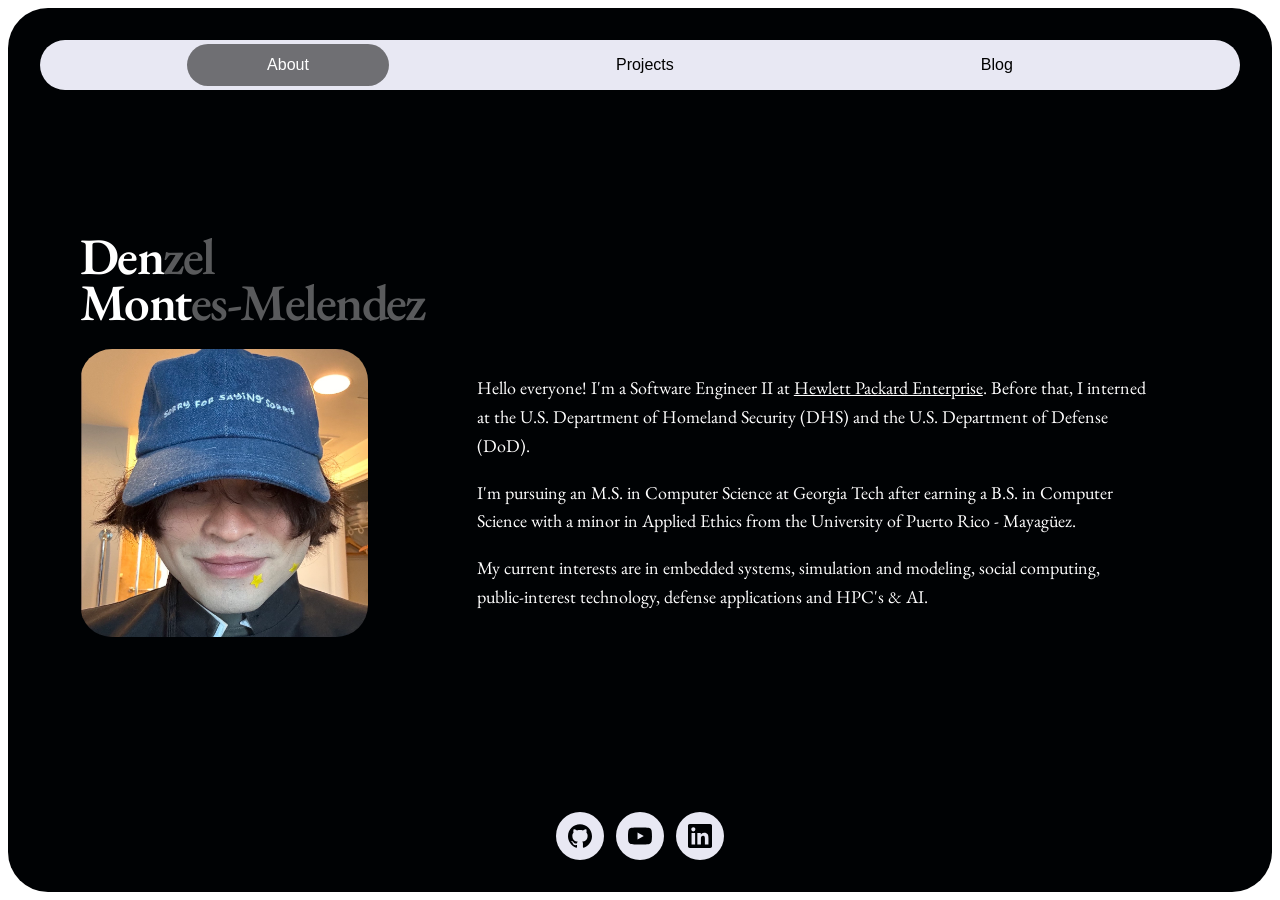
<file: index.html>
<!DOCTYPE html>
<html lang="en">

<head>
    <meta charset="UTF-8">
    <meta name="viewport" content="width=device-width, initial-scale=1">
    <title>Denzel Montes-Melendez</title>
    <link rel="icon" href="assets/icon.svg" type="image/svg+xml">
    <link rel="stylesheet" href="styles.css">
    <link rel="stylesheet" href="https://cdn.hugeicons.com/font/hgi-stroke-rounded.css">
    <script src="/components.js" defer></script>
</head>

<body>
    <div class="background">
        <site-header></site-header>

        <main class="page-content">
            <section class="about-layout">
                <div class="about-profile">
                    <h1 class="name">
                        <span class="name-line">Den<span class="name-muted">zel</span></span>
                        <span class="name-line">Mont<span class="name-muted">es-Melendez</span></span>
                    </h1>

                    <img class="profile-image" src="assets/images/profile.jpeg" alt="Portrait of Denzel Montes-Melendez">
                </div>

                <div class="about-copy">
                    <p>Hello everyone! I'm a Software Engineer II at <a href="https://www.hpe.com/us/en/about.html">Hewlett Packard Enterprise</a>. Before that, I interned at the U.S. Department of Homeland Security (DHS) and the U.S. Department of Defense (DoD).</p>
                    <p>I'm pursuing an M.S. in Computer Science at Georgia Tech after earning a B.S. in Computer Science with a minor in Applied Ethics from the University of Puerto Rico - Mayag&uuml;ez.</p>
                    <p>My current interests are in embedded systems, simulation and modeling, social computing, public-interest technology, defense applications and HPC's & AI.</p>
                </div>
            </section>
        </main>

        <site-footer></site-footer>
    </div>
</body>

</html>
</file>
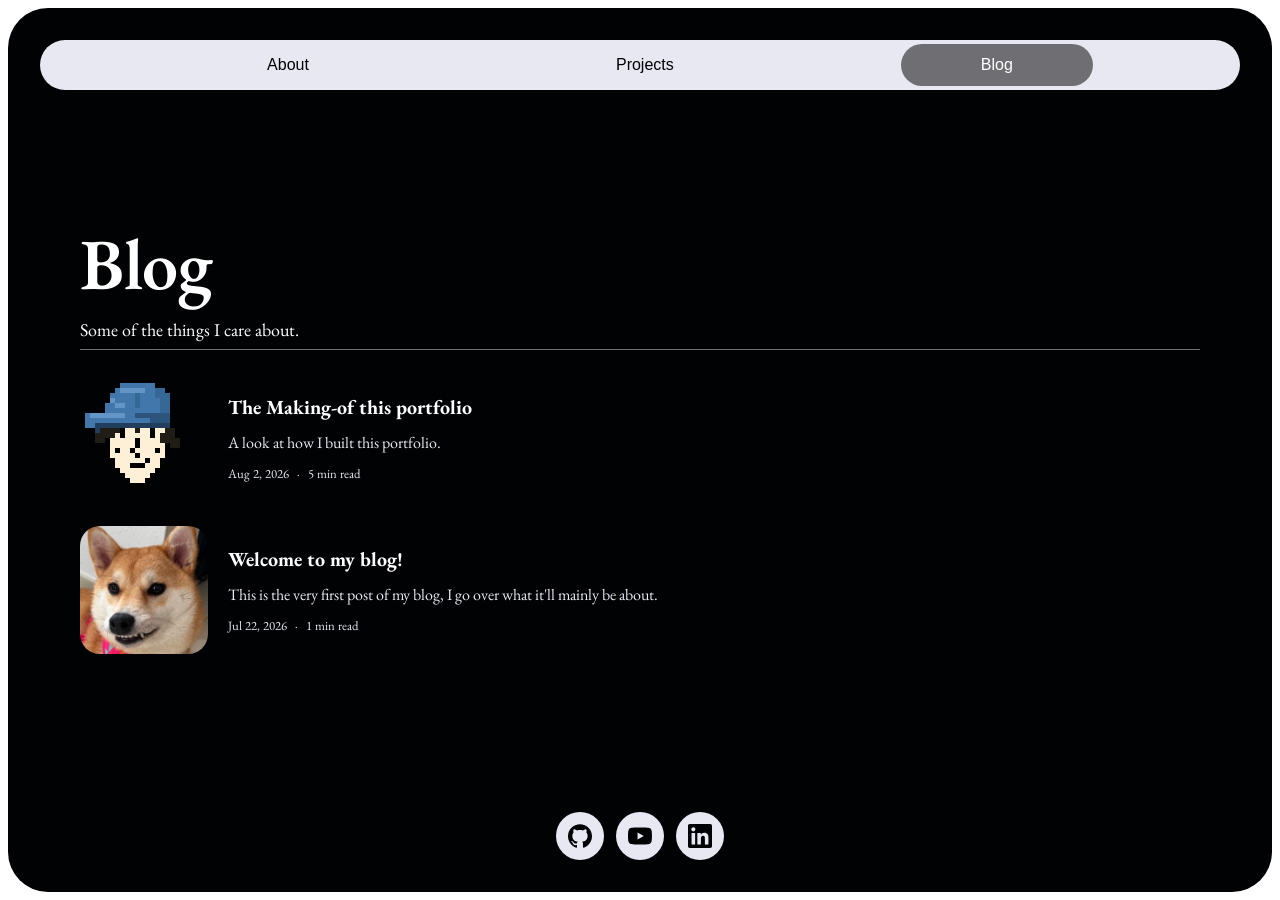
<file: blog/index.html>
<!DOCTYPE html>
<html lang="en">

<head>
    <meta charset="UTF-8">
    <meta name="viewport" content="width=device-width, initial-scale=1">
    <title>Blog | Denzel Montes-Melendez</title>
    <link rel="icon" href="../assets/icon.svg" type="image/svg+xml">
    <link rel="stylesheet" href="../styles.css">
    <link rel="stylesheet" href="https://cdn.hugeicons.com/font/hgi-stroke-rounded.css">
    <script src="/components.js" defer></script>
</head>

<body>
    <div class="background">
        <site-header></site-header>

        <main class="page-content">
            <section class="blog-page">
                <header class="blog-intro">
                    <h1>Blog</h1>
                    <p>Some of the things I care about.</p>
                </header>

                <div class="blog-list">
                    <a class="blog-entry" href="../posts/making-of-port/">
                        <img class="blog-entry-image" src="../assets/icon.svg"
                            alt="Pixel-art portrait of Denzel Montes-Melendez" width="120" height="120"
                            style="width: min(7.5rem, calc(100% - 0.5rem)); height: auto; image-rendering: pixelated;">

                        <div class="blog-entry-content">
                            <h2>The Making-of this portfolio</h2>
                            <p>A look at how I built this portfolio.</p>
                            <div class="blog-entry-meta">
                                <time datetime="2026-08-02">Aug 2, 2026</time>
                                <span>5 min read</span>
                            </div>
                        </div>
                    </a>

                    <a class="blog-entry" href="../posts/first-post/">
                        <img class="blog-entry-image" src="../posts/assets/first-post/thumbnail.jpg" alt="Jolyne, a Shiba Inu" width="1179" height="1469">

                        <div class="blog-entry-content">
                            <h2>Welcome to my blog!</h2>
                            <p>This is the very first post of my blog, I go over what it'll mainly be about.</p>
                            <div class="blog-entry-meta">
                                <time datetime="2026-07-22">Jul 22, 2026</time>
                                <span>1 min read</span>
                            </div>
                        </div>
                    </a>
                </div>
            </section>
        </main>

        <site-footer></site-footer>
    </div>
</body>

</html>
</file>
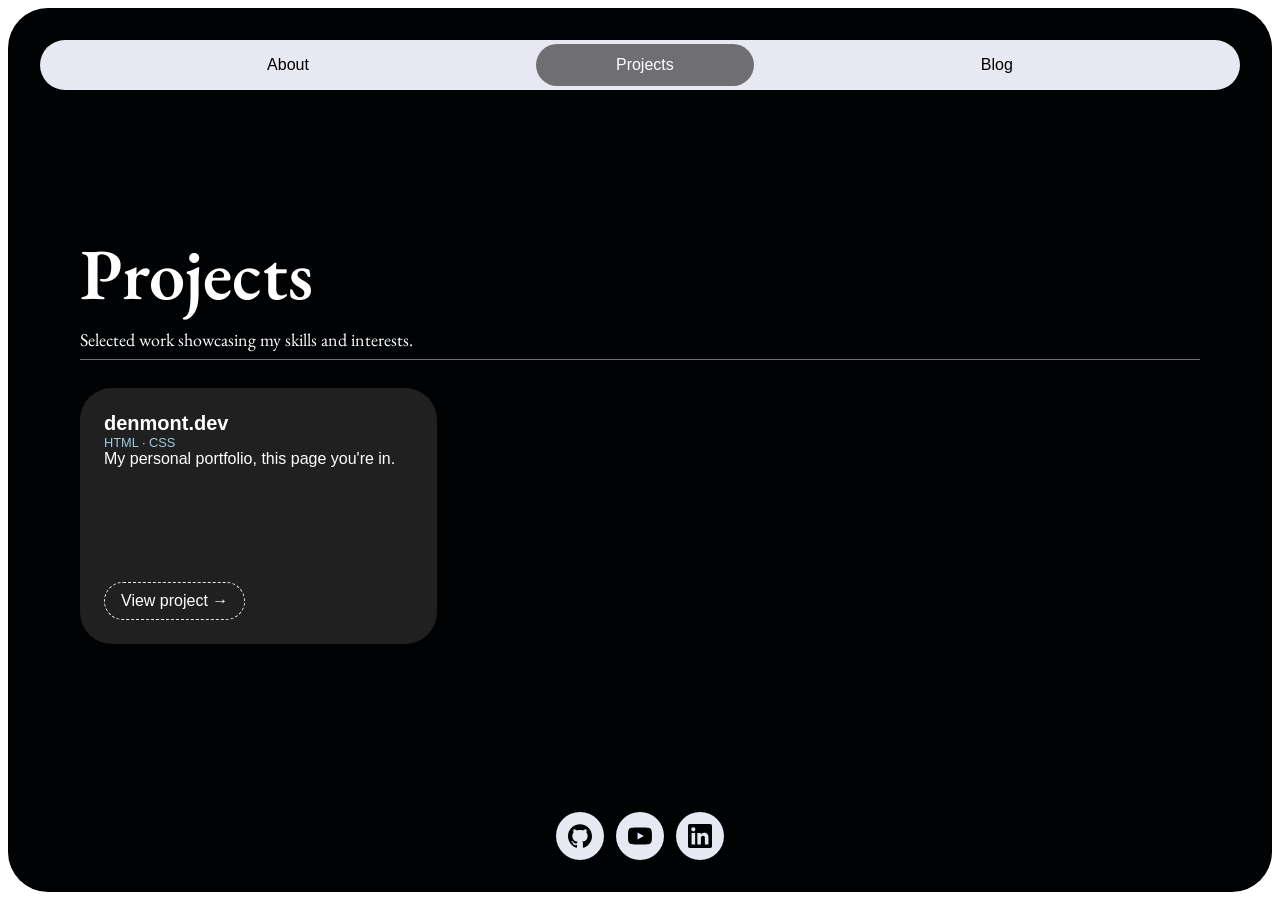
<file: projects/index.html>
<!DOCTYPE html>
<html lang="en">

<head>
    <meta charset="UTF-8">
    <meta name="viewport" content="width=device-width, initial-scale=1">
    <title>Projects | Denzel Montes-Melendez</title>
    <link rel="icon" href="../assets/icon.svg" type="image/svg+xml">
    <link rel="stylesheet" href="../styles.css">
    <link rel="stylesheet" href="https://cdn.hugeicons.com/font/hgi-stroke-rounded.css">
    <script src="/components.js" defer></script>
</head>

<body>
    <div class="background">
        <site-header></site-header>

        <main class="page-content">
            <section class="projects-page">
                <header class="projects-intro">
                    <h1>Projects</h1>
                    <p>Selected work showcasing my skills and interests.</p>
                </header>

                <div class="projects-grid">
                    <article class="project-card">
                        <h2>denmont.dev</h2>
                        <p class="project-tools">HTML · CSS</p>
                        <p class="project-summary">My personal portfolio, this page you're in.</p>
                        <a class="project-link" href="https://github.com/Den-Mont/denmont.dev">View project →</a>
                    </article>
                </div>
            </section>
        </main>

        <site-footer></site-footer>
    </div>
</body>

</html>
</file>
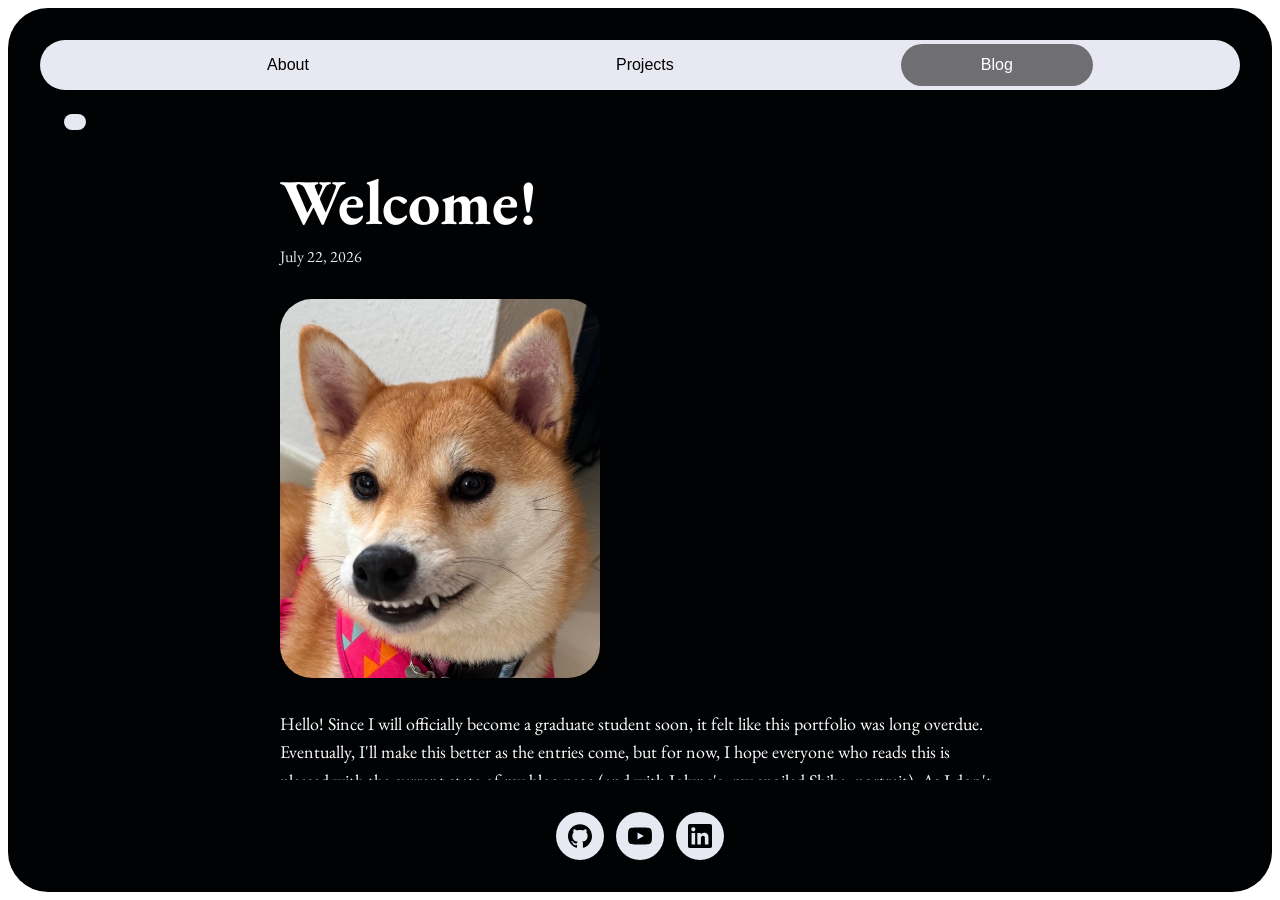
<file: posts/first-post/index.html>
<!DOCTYPE html>
<html lang="en">

<head>
    <meta charset="UTF-8">
    <meta name="viewport" content="width=device-width, initial-scale=1">
    <title>My First Post | Denzel Montes-Melendez</title>
    <link rel="icon" href="../../assets/icon.svg" type="image/svg+xml">
    <link rel="stylesheet" href="../../styles.css">
    <link rel="stylesheet" href="https://cdn.hugeicons.com/font/hgi-stroke-rounded.css">
    <script src="/components.js" defer></script>
</head>

<body>
    <div class="background post-layout">
        <site-header></site-header>

        <main class="page-content post-page">
            <a class="back-link" href="../../blog/" aria-label="Back to blog">
                <i class="hgi-stroke hgi-arrow-left-02" aria-hidden="true"></i>
            </a>

            <article class="post">
                <header class="post-header">
                    <h1>Welcome!</h1>
                    <time datetime="2026-07-22">July 22, 2026</time>
                </header>

                    <figure style="width: min(100%, 20rem); margin: 2rem 0;">
                        <img src="../assets/first-post/thumbnail.jpg"
                            alt="Jolyne, my spoiled Shiba Inu." width="320" height="399" loading="lazy"
                            decoding="async" style="display: block; width: 100%; height: auto; border-radius: 2rem;">
                    </figure>

                    <p>Hello! Since I will officially become a graduate student soon, it felt like this portfolio was long overdue. Eventually, I'll make this better as the entries come, but for now, I hope everyone who reads this is pleased with the current state of my blog page (and with Jolyne's -my spoiled Shiba- portrait). As I don't want to waste too much time, let's, without further ado, answer the question:</p>
                    <p style="font-weight: bold;">What will this be about?</p>
                    <p>Welp, as I want this to serve as an online resume, I will, of course, write about the making of my projects (this portfolio included!), CS-related topics, the activities I might be involved in, and some thoughts on my tech-related interests that I find useful enough to write about.</p>
                    <p style="font-size: smaller;">Note: The views expressed here are my own and do not represent those of any past, present, or future employer.</p>
            </article>
        </main>

        <site-footer></site-footer>
    </div>
</body>

</html>
</file>
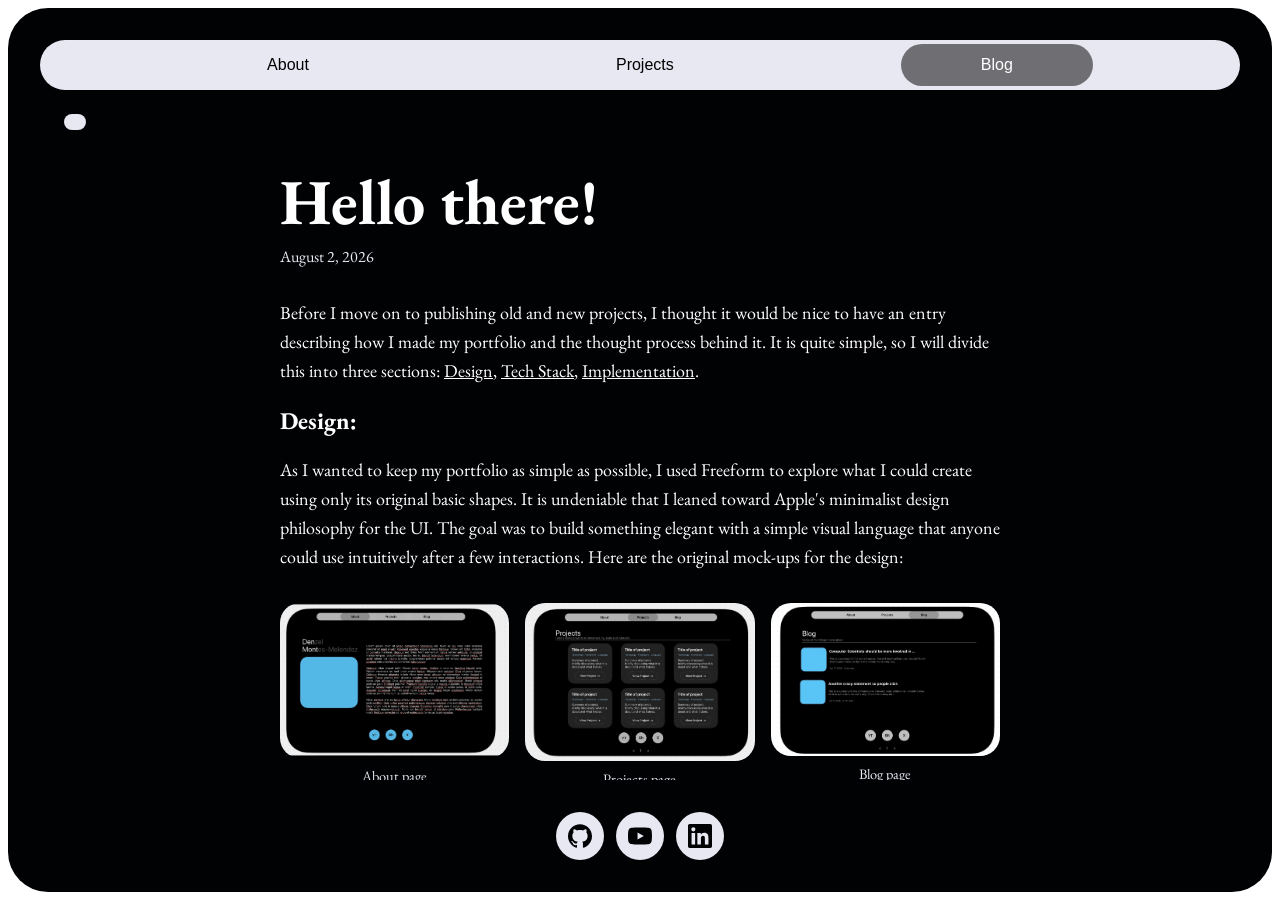
<file: posts/making-of-port/index.html>
<!DOCTYPE html>
<html lang="en">

<head>
    <meta charset="UTF-8">
    <meta name="viewport" content="width=device-width, initial-scale=1">
    <title>The making-of this portfolio | Denzel Montes-Melendez</title>
    <link rel="icon" href="../../assets/icon.svg" type="image/svg+xml">
    <link rel="stylesheet" href="../../styles.css">
    <link rel="stylesheet" href="https://cdn.hugeicons.com/font/hgi-stroke-rounded.css">
    <script src="/components.js" defer></script>
</head>

<body>
    <div class="background post-layout">
        <site-header></site-header>

        <main class="page-content post-page">
            <a class="back-link" href="../../blog/" aria-label="Back to blog">
                <i class="hgi-stroke hgi-arrow-left-02" aria-hidden="true"></i>
            </a>

            <article class="post">
                <header class="post-header">
                    <h1>Hello there!</h1>
                    <time datetime="2026-08-02">August 2, 2026</time>
                </header>

                <p>Before I move on to publishing old and new projects, I thought it would be nice to have an entry
                    describing how I made my portfolio and the thought process behind it. It is quite simple, so I will
                    divide this into three sections: <span style="text-decoration: underline;">Design</span>, <span
                        style="text-decoration: underline;">Tech Stack</span>, <span
                        style="text-decoration: underline;">Implementation</span>.</p>

                <h2>Design:</h2>
                <p>As I wanted to keep my portfolio as simple as possible, I used Freeform to explore what I could
                    create using only its original basic shapes. It is undeniable that I leaned toward Apple's
                    minimalist design philosophy for the UI. The goal was to build something elegant with a simple
                    visual language that anyone could use intuitively after a few interactions. Here are the original
                    mock-ups for the design:</p>

                <div class="post-mockups" aria-label="Original portfolio design mock-ups">
                    <figure>
                        <img src="../assets/making-of-port/about-mockup.jpg"
                            alt="Original mock-up of the portfolio About page" width="1179" height="793" loading="lazy"
                            decoding="async">
                        <figcaption>About page</figcaption>
                    </figure>

                    <figure>
                        <img src="../assets/making-of-port/projects-mockup.jpg"
                            alt="Original mock-up of the portfolio Projects page" width="1179" height="809"
                            loading="lazy" decoding="async">
                        <figcaption>Projects page</figcaption>
                    </figure>

                    <figure>
                        <img src="../assets/making-of-port/blog-mockup.jpg"
                            alt="Original mock-up of the portfolio Blog page" width="1179" height="784" loading="lazy"
                            decoding="async">
                        <figcaption>Blog page</figcaption>
                    </figure>
                </div>

                <p>Although they are very similar to the final version, the easiest difference to spot is the font. I
                    ultimately chose EB Garamond because I'm an avid reader and a long-time subscriber to <a
                        href="https://www.economist.com/">The Economist</a>.
                    It was the closest free-to-use font I could find to the one they use and it really makes the blog
                    entries and About section feel closer to reading an essay or magazine than a software portfolio. For
                    the icons, I used free versions that matched the looks I was going for on <a
                        href="https://hugeicons.com">Hugeicons</a>.</p>
                <p>Another, (slightly more difficult to spot) difference is the color palette I ended up using. My
                    intention with these was to maintain a set of neutral colors, with a few eye-catching ones where I
                    thought the contrast could make the content easier to read. Since the beginning I wanted to avoid
                    using vibrant colors or animations, and keep this static so the content could resonate best. For the
                    sake of making this easier to read, here they are:</p>
                </p>
                <ul class="color-list" aria-label="Portfolio color palette">
                    <li><span style="--swatch: #000204; --outline: #FFFDFB"
                            aria-hidden="true"></span><code>#000204</code> Primary background</li>
                    <li><span style="--swatch: #E8E8F3; --outline: #17170C"
                            aria-hidden="true"></span><code>#E8E8F3</code> Controls, secondary text, metadata, and
                        social buttons</li>
                    <li><span style="--swatch: #6F6F73; --outline: #90908C"
                            aria-hidden="true"></span><code>#6F6F73</code> Hover and selected-navigation states</li>
                    <li><span style="--swatch: #202020; --outline: #DFDFDF"
                            aria-hidden="true"></span><code>#202020</code> Project cards</li>
                    <li><span style="--swatch: #9ECAE1; --outline: #61351E"
                            aria-hidden="true"></span><code>#9ECAE1</code> Accent and keyboard focus color</li>
                    <li><span style="--swatch: #FFFFFF; --outline: #000000"
                            aria-hidden="true"></span><code>#FFFFFF</code> Primary text</li>
                    <li><span style="--swatch: #000000; --outline: #FFFFFF"
                            aria-hidden="true"></span><code>#000000</code> Dark text on light controls</li>
                </ul>

                <p>As a final thought, I'd like to explain that I chose to begin with this section because I believe
                    visuals in software matter. While functionality is important for obvious reasons, thoughtful design
                    is just as important. Software that is both functional and visually appealing is more likely to
                    resonate with its users and leave a lasting impression.</p>

                <h2>Tech Stack:</h2>
                <p>As I'm trying to save as much video-game money as possible, this begins with getting the
                    very simple domain you're in (props to Mr. Delimarsky for beating me to <a
                        href="https://den.dev">den.dev</a>) and hosting everything on Vercel (I know, though it is best
                    suited to what I need for this portfolio). The stack is plain HTML, CSS and JavaScript.</p>
                <p>Now, why go for a static HTML/CSS/JS portfolio and not make use of the many different frameworks out
                    there? It is quite simple actually: there is no need for one yet. Maybe if I keep the habit of
                    rambling in here I can change my mind and make this specific section dynamic, but for the moment,
                    this is all that's needed.</p>

                <h2>Implementation:</h2>
                <p>Though I really should add this to this project's README.md, heres the project's folder structure:
                </p>
                <pre aria-label="Project folder structure"><code>denmont.dev/
├── assets/
│   ├── images/
│   │   └── profile.jpeg
│   └── icon.svg
├── blog/
│   └── index.html
├── posts/
│   ├── assets/
│   │   ├── first-post/
│   │   │   └── thumbnail.jpg
│   │   └── making-of-port/
│   │       ├── about-mockup.jpg
│   │       ├── blog-mockup.jpg
│   │       └── projects-mockup.jpg
│   ├── first-post/
│   │   └── index.html
│   └── making-of-port/
│       └── index.html
├── projects/
│   └── index.html
├── components.js
├── index.html
├── styles.css
├── LICENSE
└── README.md</code></pre>

                <p>As you can see, this is a very simple static site that has it's assests (The images I use) under
                    /assets, and three home pages named index.html, one which is the default About me page, and one for
                    both the /blog and /projects sections under their folders. The blog entries are stored on /posts,
                    with it's respective assets under that folder.</p>

                <p>Among the few things worth mentioning are the components.js file, which contains the
                    navigation bar and footer as custom HTML elements, so I can reuse them on every page instead of
                    copying them around. It also checks the current URL to highlight the section you're in. On
                    styles.css I use CSS variables for the colors and
                    rounded corners and a mix of Flexbox and Grid to organize each page. A media query changes those
                    layouts once the screen gets small enough. The About page becomes a single column, the project
                    cards stack vertically, and the blog entries get smaller images. There is no separate mobile site
                    or JavaScript moving things around, it is still the same HTML responding to the available space.</p>

                <p>Finally, every section and blog entry has its own folder with an index.html file. This keeps the URLs
                    clean and makes adding a new post fairly simple: create its folder under /posts, place any images
                    under /posts/assets, and add the entry to the Blog page. There is no build step in between; once the
                    changes are pushed, Vercel serves the files as they are. That's really all there is to it.</p>
                <p style="font-size: smaller;">Note: The views expressed here are my own and do not represent those
                    of any past, present, or future employer.</p>
            </article>
        </main>

        <site-footer></site-footer>
    </div>
</body>

</html>
</file>
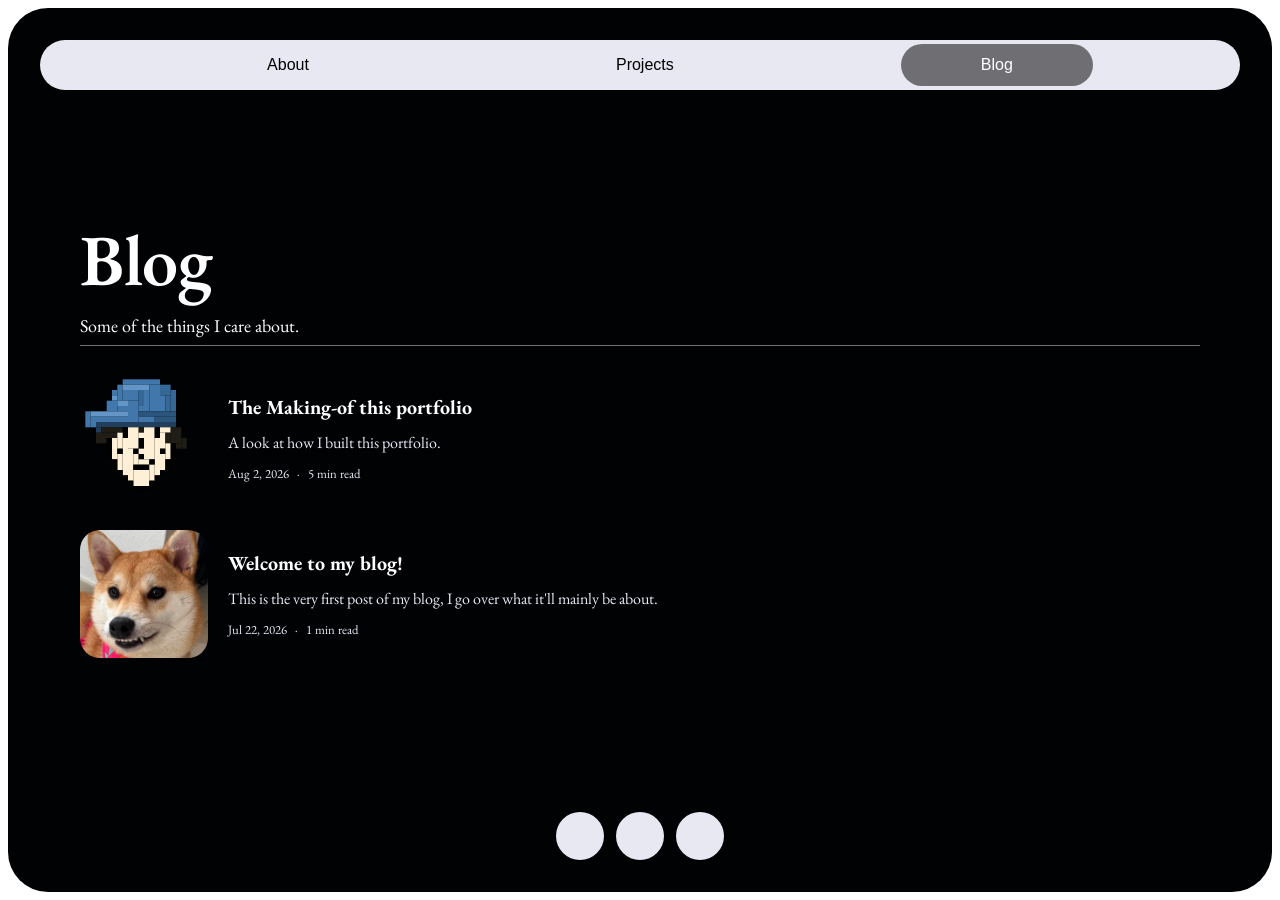
<file: blog.html>
<!DOCTYPE html>
<html lang="en">

<head>
    <meta charset="UTF-8">
    <meta name="viewport" content="width=device-width, initial-scale=1">
    <title>Blog | Denzel Montes-Melendez</title>
    <link rel="icon" href="assets/icon.svg" type="image/svg+xml">
    <link rel="stylesheet" href="styles.css">
    <link rel="stylesheet" href="https://cdn.hugeicons.com/font/hgi-stroke-rounded.css">
</head>

<body>
    <div class="background">
        <header>
            <nav class="navbar" aria-label="Primary navigation">
                <ul>
                    <li><a href="index.html">About</a></li>
                    <li><a href="projects.html">Projects</a></li>
                    <li><a href="blog.html" aria-current="page">Blog</a></li>
                </ul>
            </nav>
        </header>

        <main class="page-content">
            <section class="blog-page">
                <header class="blog-intro">
                    <h1>Blog</h1>
                    <p>Some of the things I care about.</p>
                </header>

                <div class="blog-list">
                    <a class="blog-entry" href="posts/making-of-port/">
                        <img class="blog-entry-image" src="assets/icon.svg" alt="Pixel-art portrait of Denzel Montes-Melendez" width="24" height="24">

                        <div class="blog-entry-content">
                            <h2>The Making-of this portfolio</h2>
                            <p>A look at how I built this portfolio.</p>
                            <div class="blog-entry-meta">
                                <time datetime="2026-08-02">Aug 2, 2026</time>
                                <span>5 min read</span>
                            </div>
                        </div>
                    </a>

                    <a class="blog-entry" href="posts/first-post/">
                        <img class="blog-entry-image" src="posts/assets/first-post/thumbnail.jpg" alt="Jolyne, a Shiba Inu" width="1179" height="1469">

                        <div class="blog-entry-content">
                            <h2>Welcome to my blog!</h2>
                            <p>This is the very first post of my blog, I go over what it'll mainly be about.</p>
                            <div class="blog-entry-meta">
                                <time datetime="2026-07-22">Jul 22, 2026</time>
                                <span>1 min read</span>
                            </div>
                        </div>
                    </a>
                </div>
            </section>
        </main>

        <footer>
            <nav class="social-navbar" aria-label="Social media links">
                <a href="https://github.com/Den-Mont" aria-label="GitHub">
                    <i class="hgi-stroke hgi-github-01" aria-hidden="true"></i>
                </a>
                <a href="https://www.youtube.com/" aria-label="YouTube">
                    <i class="hgi-stroke hgi-youtube" aria-hidden="true"></i>
                </a>
                <a href="https://www.linkedin.com/" aria-label="LinkedIn">
                    <i class="hgi-stroke hgi-linkedin-01" aria-hidden="true"></i>
                </a>
            </nav>
        </footer>
    </div>
</body>

</html>
</file>
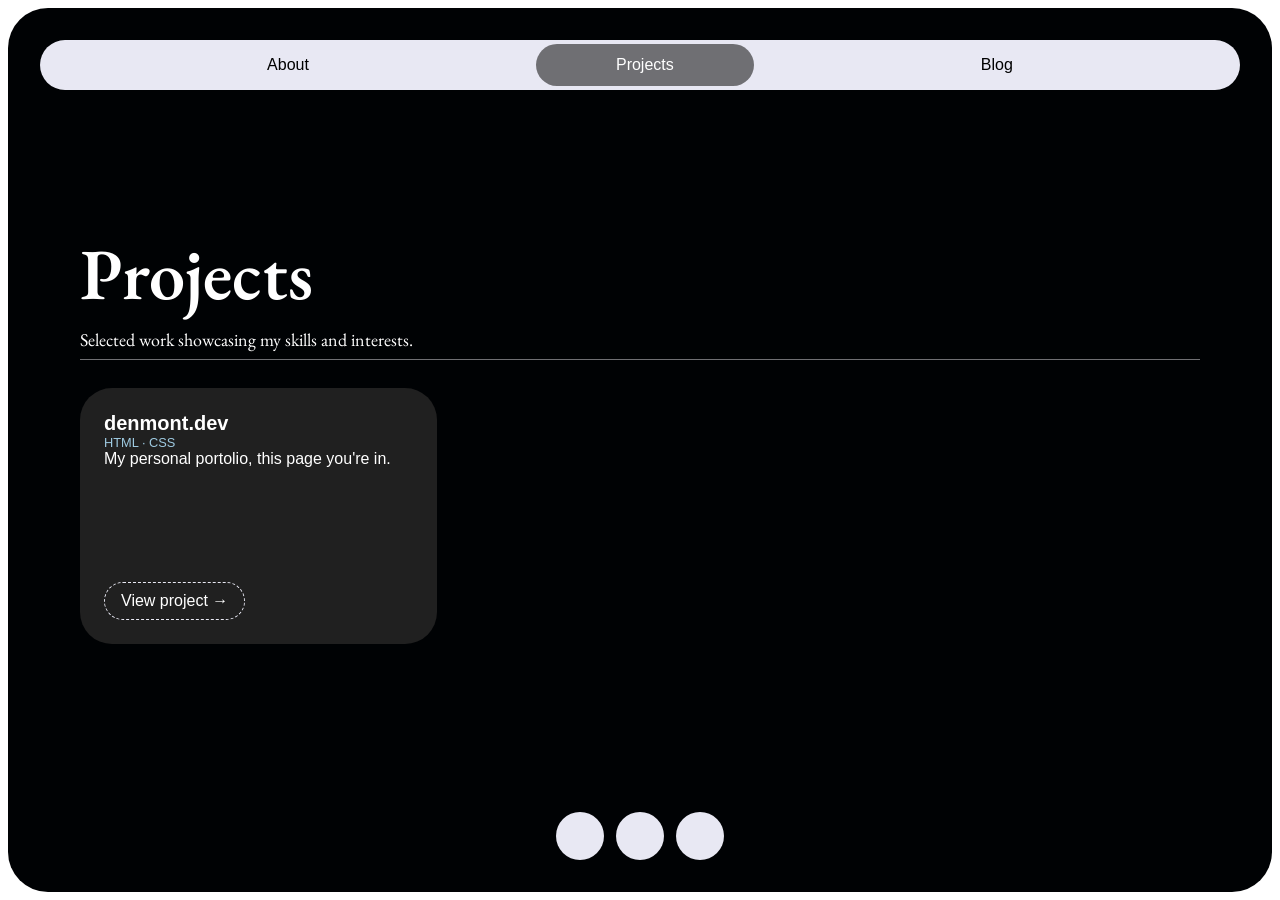
<file: projects.html>
<!DOCTYPE html>
<html lang="en">

<head>
    <meta charset="UTF-8">
    <meta name="viewport" content="width=device-width, initial-scale=1">
    <title>Projects | Denzel Montes-Melendez</title>
    <link rel="icon" href="assets/icon.svg" type="image/svg+xml">
    <link rel="stylesheet" href="styles.css">
    <link rel="stylesheet" href="https://cdn.hugeicons.com/font/hgi-stroke-rounded.css">
</head>

<body>
    <div class="background">
        <header>
            <nav class="navbar" aria-label="Primary navigation">
                <ul>
                    <li><a href="index.html">About</a></li>
                    <li><a href="projects.html" aria-current="page">Projects</a></li>
                    <li><a href="blog.html">Blog</a></li>
                </ul>
            </nav>
        </header>

        <main class="page-content">
            <section class="projects-page">
                <header class="projects-intro">
                    <h1>Projects</h1>
                    <p>Selected work showcasing my skills and interests.</p>
                </header>

                <div class="projects-grid">
                    <article class="project-card">
                        <h2>denmont.dev</h2>
                        <p class="project-tools">HTML · CSS</p>
                        <p class="project-summary">My personal portolio, this page you're in.</p>
                        <a class="project-link" href="https://github.com/Den-Mont/denmont.dev">View project →</a>
                    </article>
                </div>
            </section>
        </main>

        <footer>
            <nav class="social-navbar" aria-label="Social media links">
                <a href="https://github.com/Den-Mont" aria-label="GitHub">
                    <i class="hgi-stroke hgi-github-01" aria-hidden="true"></i>
                </a>
                <a href="https://www.youtube.com/" aria-label="YouTube">
                    <i class="hgi-stroke hgi-youtube" aria-hidden="true"></i>
                </a>
                <a href="https://www.linkedin.com/" aria-label="LinkedIn">
                    <i class="hgi-stroke hgi-linkedin-01" aria-hidden="true"></i>
                </a>
            </nav>
        </footer>
    </div>
</body>

</html>
</file>
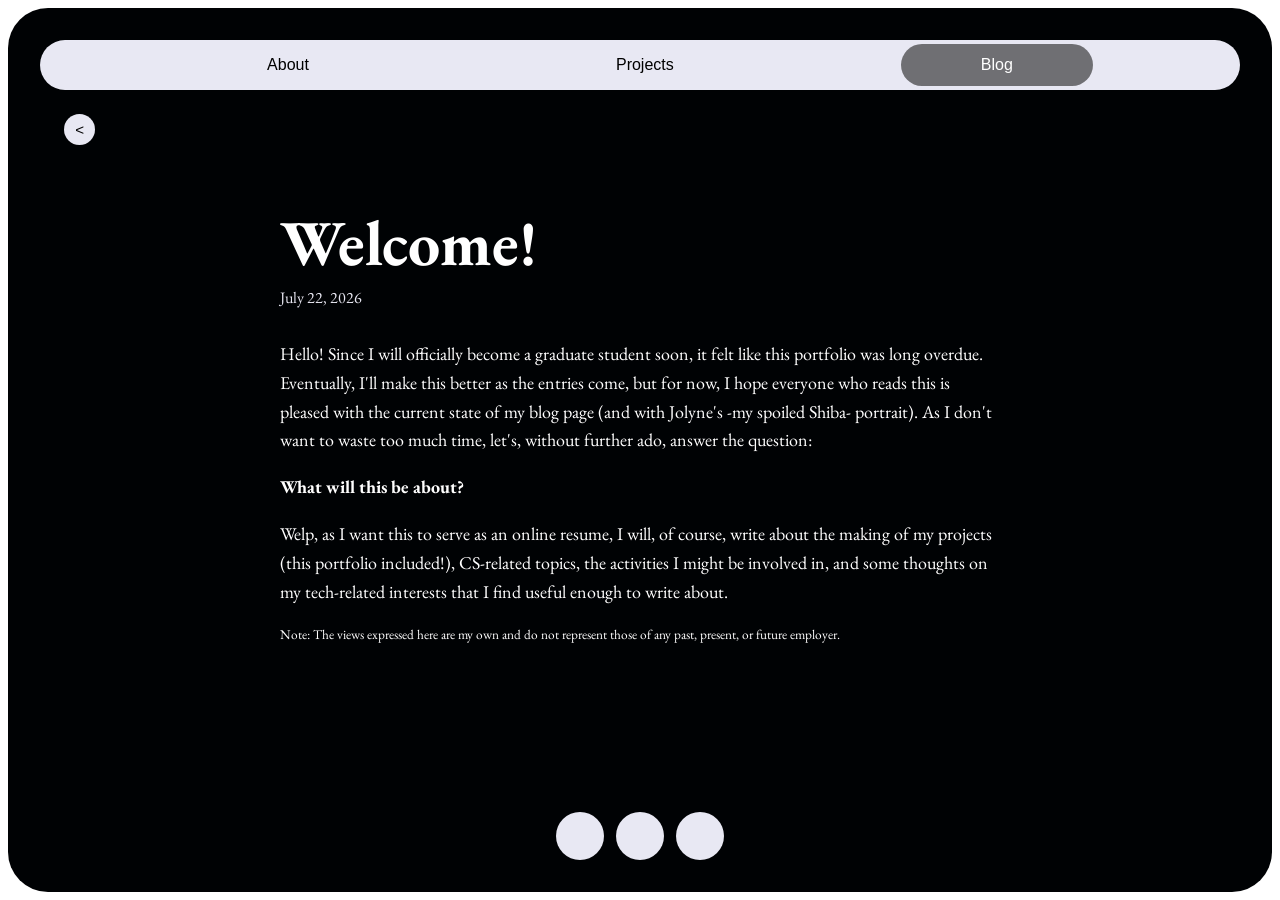
<file: posts/first-post.html>
<!DOCTYPE html>
<html lang="en">

<head>
    <meta charset="UTF-8">
    <meta name="viewport" content="width=device-width, initial-scale=1">
    <title>My First Post | Denzel Montes-Melendez</title>
    <link rel="icon" href="../assets/icon.svg" type="image/svg+xml">
    <link rel="stylesheet" href="../styles.css">
    <link rel="stylesheet" href="https://cdn.hugeicons.com/font/hgi-stroke-rounded.css">
</head>

<body>
    <div class="background">
        <header>
            <nav class="navbar" aria-label="Primary navigation">
                <ul>
                    <li><a href="../index.html">About</a></li>
                    <li><a href="../projects.html">Projects</a></li>
                    <li><a href="../blog.html" aria-current="page">Blog</a></li>
                </ul>
            </nav>
        </header>

        <main class="page-content post-page">
            <a class="back-link" href="../blog.html">
                <span aria-hidden="true">&lt;</span>
            </a>

            <article class="post">
                <header class="post-header">
                    <h1>Welcome!</h1>
                    <time datetime="2026-07-22">July 22, 2026</time>
                </header>

                    <p>Hello! Since I will officially become a graduate student soon, it felt like this portfolio was long overdue. Eventually, I'll make this better as the entries come, but for now, I hope everyone who reads this is pleased with the current state of my blog page (and with Jolyne's -my spoiled Shiba- portrait). As I don't want to waste too much time, let's, without further ado, answer the question:</p>
                    <p style="font-weight: bold;">What will this be about?</p>
                    <p>Welp, as I want this to serve as an online resume, I will, of course, write about the making of my projects (this portfolio included!), CS-related topics, the activities I might be involved in, and some thoughts on my tech-related interests that I find useful enough to write about.</p>
                    <p style="font-size: smaller;">Note: The views expressed here are my own and do not represent those of any past, present, or future employer.</p>
            </article>
        </main>

        <footer>
            <nav class="social-navbar" aria-label="Social media links">
                <a href="https://github.com/Den-Mont" aria-label="GitHub">
                    <i class="hgi-stroke hgi-github-01" aria-hidden="true"></i>
                </a>
                <a href="https://www.youtube.com/" aria-label="YouTube">
                    <i class="hgi-stroke hgi-youtube" aria-hidden="true"></i>
                </a>
                <a href="https://www.linkedin.com/" aria-label="LinkedIn">
                    <i class="hgi-stroke hgi-linkedin-01" aria-hidden="true"></i>
                </a>
            </nav>
        </footer>
    </div>
</body>

</html>
</file>
<file: styles.css>
@import url("https://fonts.googleapis.com/css2?family=EB+Garamond:wght@400;600&display=swap");

:root {
  --color-background: #000204;
  --color-control: #e8e8f3;
  --color-hover: #6f6f73;
  --color-card: #202020;
  --color-accent: #9ecae1;
  --color-light: #ffffff;
  --color-dark: #000000;
  --radius-panel: 40px;
  --radius-control: 80px;
  --nav-vertical-gap: 4px;
}

body {
  font-family: -apple-system, BlinkMacSystemFont, "Segoe UI", sans-serif;
}

.background {
  box-sizing: border-box;
  display: flex;
  flex-direction: column;
  min-height: calc(100vh - 16px);
  padding: 32px;
  border-radius: var(--radius-panel);
  color: var(--color-light);
  background-color: var(--color-background);
}

.background a {
  color: var(--color-light);
}

.navbar ul {
  display: flex;
  justify-content: space-evenly;
  margin: 0;
  padding: var(--nav-vertical-gap) 0;
  overflow: hidden;
  border-radius: var(--radius-panel);
  list-style: none;
  background-color: var(--color-control);
}

.navbar li {
  flex: 0 1 10rem;
  margin: 0;
}

.navbar a {
  display: block;
  padding: 12px 80px;
  border-radius: var(--radius-control);
  color: var(--color-dark);
  text-align: center;
  text-decoration: none;
  transition: color 0.2s ease, background-color 0.2s ease;
}

.navbar a:hover {
  color: var(--color-light);
  background-color: var(--color-hover);
}

.navbar a[aria-current="page"] {
  color: var(--color-light);
  background-color: var(--color-hover);
}

.page-content {
  display: flex;
  flex: 1;
  align-items: center;
}

.about-layout {
  display: grid;
  grid-template-columns: minmax(16rem, 20rem) minmax(0, 42rem);
  align-items: center;
  gap: clamp(2.5rem, 6vw, 5rem);
  width: min(100%, 70rem);
  margin: clamp(3rem, 8vh, 5rem) auto;
}

.name,
.about-copy p {
  font-family: "EB Garamond", serif;
}

.name {
  margin: 0 0 1.5rem;
  font-size: clamp(2rem, 4vw, 3.25rem);
  font-weight: 600;
  line-height: 0.9;
  letter-spacing: -0.03em;
}

.name-line {
  display: block;
  white-space: nowrap;
}

.name-muted {
  opacity: 0.35;
}

.profile-image {
  display: block;
  width: min(100%, 18rem);
  aspect-ratio: 1;
  border-radius: 2rem;
  object-fit: cover;
}

.about-copy {
  align-self: end;
  display: flex;
  flex-direction: column;
  justify-content: center;
  gap: 1em;
  height: 18rem;
  font-size: 1.125rem;
  line-height: 1.6;
}

.about-copy p {
  margin: 0;
  font-weight: 400;
}

.blog-page {
  width: min(100%, 70rem);
  margin: auto;
}

.blog-intro {
  padding-bottom: 0.5rem;
  border-bottom: 1px solid var(--color-hover);
}

.blog-intro h1,
.blog-intro p {
  margin: 0;
  font-family: "EB Garamond", serif;
}

.blog-intro h1 {
  font-size: clamp(2.5rem, 6vw, 4.5rem);
  font-weight: 600;
}

.blog-intro p {
  margin-top: 0.5rem;
  font-size: 1.125rem;
}

.blog-list {
  margin-top: 1.75rem;
}

.blog-entry {
  display: grid;
  grid-template-columns: 8rem minmax(0, 1fr);
  align-items: center;
  gap: 1.25rem;
  border-radius: 1.25rem;
  font-family: "EB Garamond", serif;
  text-decoration: none;
}

.blog-entry:focus-visible {
  outline: 2px solid var(--color-accent);
  outline-offset: 0.5rem;
}

.blog-entry + .blog-entry {
  margin-top: 1.75rem;
}

.blog-entry-image {
  display: block;
  width: 8rem;
  height: 8rem;
  border-radius: 1.25rem;
  object-fit: cover;
}

.blog-entry h2,
.blog-entry p {
  margin: 0;
}

.blog-entry h2 {
  font-size: 1.25rem;
}

.blog-entry p {
  margin-top: 0.75rem;
  color: var(--color-control);
}

.blog-entry-meta {
  display: flex;
  gap: 0.5rem;
  margin-top: 0.75rem;
  color: var(--color-control);
  font-size: 0.8rem;
}

.blog-entry-meta span::before {
  content: "·";
  margin-right: 0.5rem;
}

.projects-page {
  width: min(100%, 70rem);
  margin: auto;
}

.projects-intro {
  padding-bottom: 0.5rem;
  border-bottom: 1px solid var(--color-hover);
}

.projects-intro h1,
.projects-intro p {
  margin: 0;
  font-family: "EB Garamond", serif;
}

.projects-intro h1 {
  font-size: clamp(2.5rem, 6vw, 4.5rem);
  font-weight: 600;
}

.projects-intro p {
  margin-top: 0.5rem;
  font-size: 1.125rem;
}

.projects-grid {
  display: grid;
  grid-template-columns: repeat(3, minmax(0, 1fr));
  gap: 1.5rem;
  margin-top: 1.75rem;
}

.project-card {
  display: flex;
  flex-direction: column;
  min-height: 13rem;
  padding: 1.5rem;
  border-radius: 2rem;
  background-color: var(--color-card);
}

.project-card h2,
.project-card p {
  margin: 0;
}

.project-card h2 {
  font-size: 1.25rem;
}

.project-tools {
  margin-top: 0.35rem;
  color: var(--color-accent);
  font-size: 0.8rem;
}

.project-summary {
  margin-top: 1rem;
}

.project-link {
  align-self: flex-start;
  margin-top: auto;
  padding: 0.55rem 1rem;
  border: 1px dashed var(--color-control);
  border-radius: var(--radius-control);
  text-decoration: none;
  transition: color 0.2s ease, background-color 0.2s ease;
}

.project-link:hover {
  color: var(--color-dark);
  background-color: var(--color-control);
}

.post {
  width: min(100%, 45rem);
  margin: auto;
  font-family: "EB Garamond", serif;
}

.post-page {
  position: relative;
}

.post-layout {
  height: calc(100vh - 16px);
  overflow: hidden;
}

.post-layout .post-page {
  box-sizing: border-box;
  align-items: flex-start;
  min-height: 0;
  padding-block: 5rem 2rem;
  overflow-y: auto;
  overscroll-behavior-y: contain;
  scrollbar-width: none;
}

.post-layout .post-page::-webkit-scrollbar {
  display: none;
}

.post-layout .post {
  margin: 0 auto;
}

.background .back-link {
  position: absolute;
  top: 1.5rem;
  left: clamp(0rem, 2vw, 1.5rem);
  display: flex;
  align-items: center;
  gap: 0.5rem;
  padding: 0.5rem 0.7rem;
  border-radius: var(--radius-control);
  color: var(--color-dark);
  background-color: var(--color-control);
  font-size: 0.95rem;
  line-height: 1;
  text-decoration: none;
  transition: color 0.2s ease, background-color 0.2s ease;
}

.background .back-link:hover {
  color: var(--color-light);
  background-color: var(--color-hover);
}

.back-link i {
  font-size: 1.1rem;
}

.post-header {
  margin: 0 0 2rem;
}

.post-header h1 {
  margin: 0;
  font-size: clamp(2.5rem, 6vw, 4rem);
  line-height: 1;
}

.post-header time {
  display: block;
  margin-top: 0.75rem;
  color: var(--color-control);
}

.post p {
  margin-inline: 0;
  font-size: 1.125rem;
  line-height: 1.6;
}

.post-mockups {
  display: grid;
  grid-template-columns: repeat(3, minmax(0, 1fr));
  gap: 1rem;
  margin-block: 2rem;
}

.post-mockups figure {
  margin: 0;
}

.post-mockups img {
  display: block;
  width: 100%;
  height: auto;
  border-radius: 1.25rem;
}

.post-mockups figcaption {
  margin-top: 0.5rem;
  color: var(--color-control);
  font-size: 0.9rem;
  text-align: center;
}

.color-list {
  padding: 0;
  list-style: none;
}

.color-list li {
  display: flex;
  align-items: center;
  gap: 0.5rem;
}

.color-list span {
  flex: 0 0 0.7rem;
  width: 0.7rem;
  height: 0.7rem;
  border: 1px dotted var(--outline);
  border-radius: 50%;
  background-color: var(--swatch);
}

.social-navbar {
  display: flex;
  justify-content: center;
  gap: 12px;
  padding-top: 32px;
}

.social-navbar a {
  display: grid;
  width: 48px;
  height: 48px;
  border-radius: 50%;
  place-items: center;
  color: var(--color-background);
  background-color: var(--color-control);
  text-decoration: none;
  transition: color 0.2s ease, background-color 0.2s ease;
}

.social-navbar a:hover {
  color: var(--color-light);
  background-color: var(--color-hover);
}

.social-navbar img {
  display: block;
  width: 24px;
  height: 24px;
}

.social-navbar a:hover img {
  filter: brightness(0) invert(1);
}

.navbar a:focus-visible,
.social-navbar a:focus-visible {
  outline: 2px solid var(--color-light);
  outline-offset: 3px;
}

@media (max-width: 48rem) {
  .background {
    padding: 20px;
    border-radius: 24px;
  }

  .navbar ul {
    justify-content: stretch;
  }

  .navbar li {
    flex: 1;
    min-width: 0;
    display: flex;
    justify-content: center;
  }

  .navbar a {
    width: fit-content;
    padding: 10px clamp(12px, 4vw, 20px);
    font-size: 0.9rem;
  }

  .about-layout {
    grid-template-columns: 1fr;
    gap: 2.5rem;
    margin-block: 3rem;
  }

  .name {
    font-size: clamp(2rem, 10vw, 3rem);
  }

  .profile-image {
    width: 100%;
    max-width: 18rem;
  }

  .about-copy {
    display: block;
    height: auto;
  }

  .about-copy p {
    margin: 0;
  }

  .about-copy p + p {
    margin-top: 1.5rem;
  }

  .blog-page {
    margin-block: 2.5rem;
  }

  .blog-intro h1 {
    font-size: clamp(2.5rem, 12vw, 3.5rem);
  }

  .blog-entry {
    grid-template-columns: 5rem minmax(0, 1fr);
    gap: 1rem;
  }

  .blog-entry-image {
    width: 5rem;
    height: 5rem;
  }

  .projects-page {
    margin-block: 2.5rem;
  }

  .projects-intro h1 {
    font-size: clamp(2.5rem, 12vw, 3.5rem);
  }

  .projects-grid {
    grid-template-columns: 1fr;
  }

  .post-page {
    align-items: flex-start;
    padding-top: 5rem;
  }

  .background .back-link {
    top: 1rem;
    left: 0;
  }

  .post {
    margin: 0 auto 2rem;
  }
}

@media (min-width: 48.01rem) and (max-width: 64rem) {
  .projects-grid {
    grid-template-columns: repeat(2, minmax(0, 1fr));
  }
}
</file>
